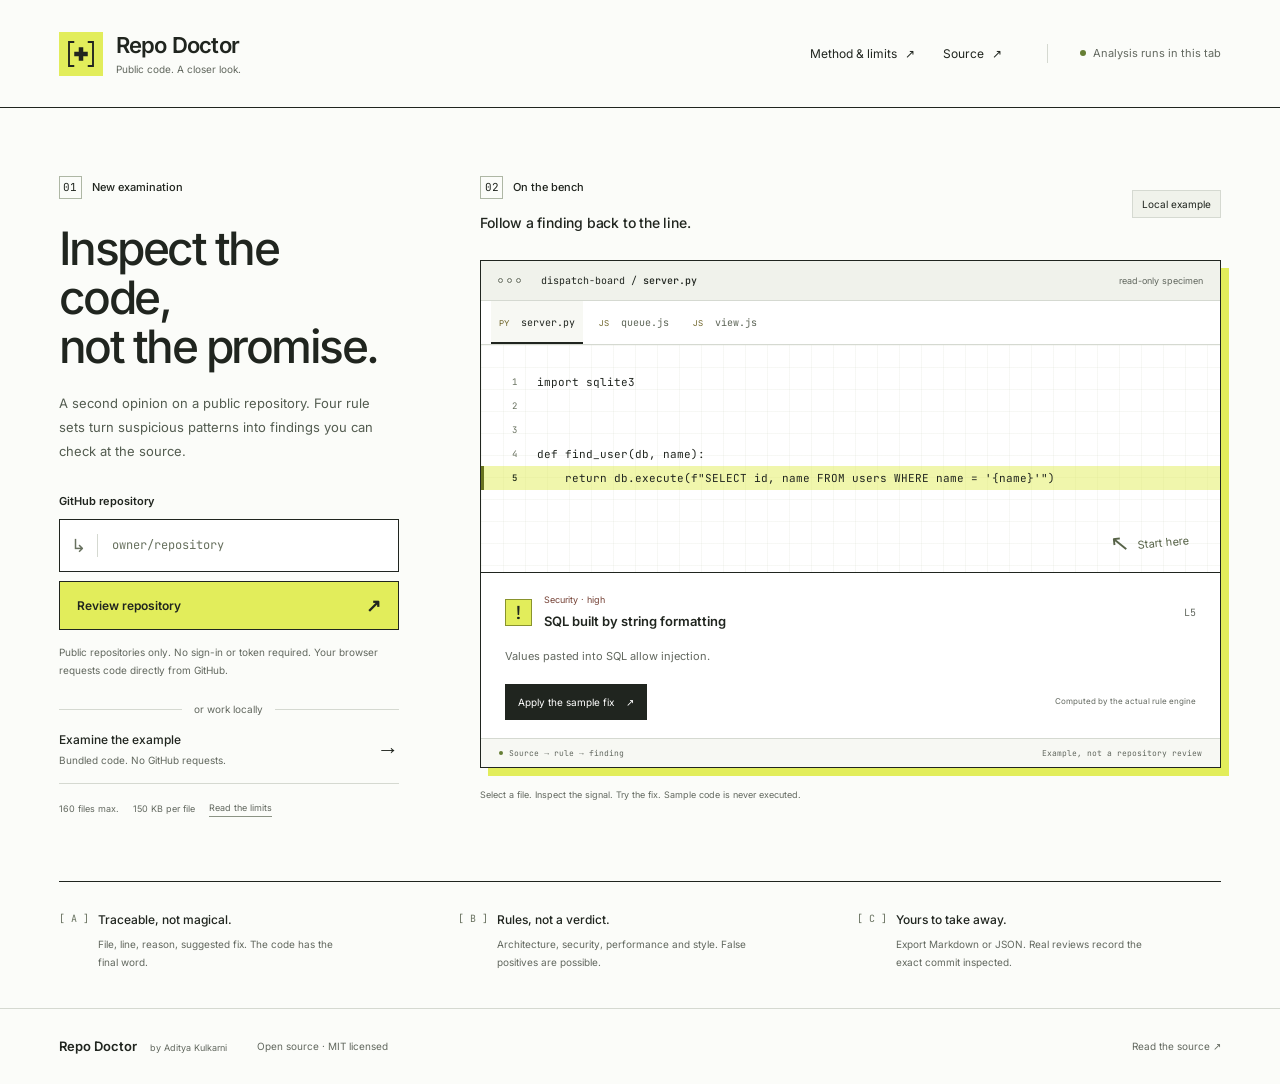
<file: index.html>
<!doctype html>
<html lang="en"><head><meta charset="utf-8"><meta name="viewport" content="width=device-width,initial-scale=1"><title>Repo Doctor | Inspect the code, not the promise.</title><meta name="description" content="A rule-based inspection bench for public GitHub repositories. Trace findings to source, check the reason and take a report with you."><meta name="theme-color" content="#e2ed5b"><link rel="canonical" href="https://repo-doctor-cyan.vercel.app/"><meta name="referrer" content="no-referrer"><meta http-equiv="Content-Security-Policy" content="default-src 'self'; script-src 'self'; style-src 'self' 'unsafe-inline'; font-src 'self'; img-src 'self' data:; worker-src 'self'; connect-src 'self' https://api.github.com https://raw.githubusercontent.com; object-src 'none'; base-uri 'self'; form-action 'none'"><meta property="og:title" content="Repo Doctor | Inspect the code, not the promise."><meta property="og:description" content="Four rule sets. Source-level findings. One portable report. Public code, reviewed in your browser."><meta property="og:image" content="https://repo-doctor-cyan.vercel.app/share-card.png"><meta name="twitter:card" content="summary_large_image"><link rel="icon" href="favicon.svg" type="image/svg+xml"><link rel="stylesheet" href="fonts.css"><link rel="stylesheet" href="style.css"></head>
<body><a class="skip-link" href="#url">Skip to repository input</a>
<header class="top"><a class="brand" href="./" aria-label="Repo Doctor home"><svg viewBox="0 0 40 40" aria-hidden="true"><path d="M11 4H4v32h7m18-32h7v32h-7" fill="none" stroke-width="2.5"/><path d="M17 11h6v6h6v6h-6v6h-6v-6h-6v-6h6z" stroke="none"/></svg><span>Repo Doctor<span class="brand-sub">Public code. A closer look.</span></span></a><nav aria-label="Main"><button id="methodOpen" type="button">Method & limits <span aria-hidden="true">↗</span></button><a href="https://github.com/Aditya2375/repo-doctor" target="_blank" rel="noreferrer">Source <span aria-hidden="true">↗</span></a></nav><span class="local"><i></i> Analysis runs in this tab</span></header>
<noscript><p class="noscript">JavaScript is required to inspect code. No review has run. You can read the method in the source repository linked above.</p></noscript>
<main id="main" tabindex="-1">
<section class="hero" id="hero" aria-labelledby="introTitle"><div class="intake"><div class="section-number"><span>01</span> New examination</div><h1 id="introTitle">Inspect the code,<br>not the promise.</h1><p class="lede">A second opinion on a public repository. Four rule sets turn suspicious patterns into findings you can check at the source.</p><form id="form" autocomplete="off"><label for="url">GitHub repository</label><div class="url-field"><span aria-hidden="true">↳</span><input id="url" type="text" inputmode="url" maxlength="2048" spellcheck="false" autocomplete="off" placeholder="owner/repository" aria-describedby="inputHelp"></div><button id="go" class="primary" type="submit">Review repository <span aria-hidden="true">↗</span></button></form><p id="inputHelp" class="help">Public repositories only. No sign-in or token required. Your browser requests code directly from GitHub.</p><div class="or"><span>or work locally</span></div><button id="sampleRun" class="sample-run" type="button"><span><b>Examine the example</b><small>Bundled code. No GitHub requests.</small></span><span aria-hidden="true">→</span></button><p class="err" id="err" role="alert" hidden></p><div class="intake-foot"><span>160 files max.</span><span>150 KB per file</span><button id="methodInline" type="button">Read the limits</button></div></div>
<div class="specimen"><div class="specimen-heading"><div><span class="section-number"><span>02</span> On the bench</span><h2>Follow a finding back to the line.</h2></div><span class="example-label">Local example</span></div><div class="editor"><div class="editor-top"><span><i></i><i></i><i></i></span><span>dispatch-board / <b id="previewPath">server.py</b></span><span class="editor-mode">read-only specimen</span></div><div class="file-tabs" role="group" aria-label="Example source file"><button type="button" data-file="server.py" aria-pressed="true"><span>PY</span> server.py</button><button type="button" data-file="queue.js" aria-pressed="false"><span>JS</span> queue.js</button><button type="button" data-file="view.js" aria-pressed="false"><span>JS</span> view.js</button></div><div class="code-window"><ol id="previewCode" aria-label="Example source code"></ol><div class="line-marker" aria-hidden="true"><span>↖</span> Start here</div></div><div class="signal"><div class="signal-top"><span class="signal-icon" aria-hidden="true">!</span><div><span id="previewSeverity" class="signal-label">Security · High</span><h3 id="previewTitle">SQL built by string formatting</h3></div><span id="previewLine" class="line-ref">L5</span></div><p id="previewWhy"></p><div class="signal-action"><button type="button" id="sampleFix">Apply the sample fix <span aria-hidden="true">↗</span></button><span id="previewState" role="status">Run with JavaScript to inspect the sample</span></div></div><div class="editor-foot"><span><i></i> Source → rule → finding</span><span>Example, not a repository review</span></div></div><p class="specimen-caption">Select a file. Inspect the signal. Try the fix. Sample code is never executed.</p></div></section>
<section class="run" id="run" hidden aria-live="polite"><div class="run-h"><span class="scan" aria-hidden="true"></span><div><span>Examination in progress</span><h2 id="runTitle">Reading the repository</h2></div><button type="button" id="cancel">Cancel review ×</button></div><div class="bar"><i id="bar"></i></div><p id="runSub"></p></section>
<section class="report" id="report" hidden aria-labelledby="rName"><div class="report-banner"><span class="section-number"><span>03</span> Examination report</span><span id="reportOrigin">Commit-pinned source</span></div><div class="rep-h"><div><p id="rMeta" class="report-meta"></p><h1 id="rName"></h1><p id="rDesc"></p></div><div class="acts"><button type="button" class="ghost" id="dlMd">Markdown ↓</button><button type="button" class="ghost" id="dlJson">JSON ↓</button><button type="button" class="new-review" id="again">New review <span aria-hidden="true">↗</span></button></div></div><div class="report-notice"><span aria-hidden="true">!</span><p class="note" id="rNote"></p></div><div class="score-heading"><h2>Four angles on the same code.</h2><span>Rule scores / 100. Not confidence or proof of safety.</span></div><div class="crew" id="crew"></div><div class="review-grid"><aside class="review-sidebar"><div class="filter-heading"><span>Findings</span><span id="count"></span></div><h3>Rule set</h3><div id="fRev" class="seg reviewer-filter" role="group" aria-label="Rule set"></div><h3>Severity</h3><div class="seg severity-filter" id="fSev" role="group" aria-label="Severity"></div><p>Open a finding for the source line, the reason and a suggested change. Treat every match as a question to investigate.</p></aside><div class="finding-area"><div class="findings-heading"><h2>Read the evidence.</h2><span>High → medium → low</span></div><ol class="list" id="list"></ol></div></div><aside class="limits"><h2>A useful second look. Not a clean bill of health.</h2><p>Pattern rules can miss problems and flag harmless code. Only supported text files are read, up to 160 files and 150 KB each. Dependency lockfiles, vendored code and minified code are excluded. Repository code is never executed. GitHub and its raw-file service receive your requests; analysis happens in this tab.</p><button id="methodReport" type="button">Method, coverage and limits <span aria-hidden="true">↗</span></button></aside></section>
<div class="principles" id="principles"><div><span class="principle-index">[ A ]</span><h2>Traceable, not magical.</h2><p>File, line, reason, suggested fix. The code has the final word.</p></div><div><span class="principle-index">[ B ]</span><h2>Rules, not a verdict.</h2><p>Architecture, security, performance and style. False positives are possible.</p></div><div><span class="principle-index">[ C ]</span><h2>Yours to take away.</h2><p>Export Markdown or JSON. Real reviews record the exact commit inspected.</p></div></div>
</main><footer class="foot"><span class="footer-brand">Repo Doctor <span>by Aditya Kulkarni</span></span><span>Open source · MIT licensed</span><a href="https://github.com/Aditya2375/repo-doctor" target="_blank" rel="noreferrer">Read the source ↗</a></footer>
<dialog id="methodDialog" aria-labelledby="methodTitle"><div class="dialog-top"><span>Before an examination</span><button type="button" id="methodClose" aria-label="Close method and limits">×</button></div><h2 id="methodTitle">What the instrument can see.</h2><p>Four groups of deterministic pattern rules inspect architecture, security, performance and style. They do not understand the whole program. A match is not proof of a vulnerability; no matches is not proof of safety.</p><h3>Bounded coverage</h3><p>Up to 160 supported text files, 150,000 bytes each. Vendored directories, lock files, minified code, large files and unsupported formats are skipped. Source files and manifests are prioritised, then shorter paths. An incomplete file list or failed read is disclosed in the report.</p><h3>GitHub access</h3><p>Public repositories only. No account or token is requested. A real review resolves an immutable commit through three GitHub metadata requests, then reads raw files through up to six concurrent workers. Unauthenticated metadata requests are rate-limited by GitHub, usually 60 per hour per network. Requests time out after 20 seconds. Analysis has a 20-second deadline and can be cancelled.</p><h3>Data and exports</h3><p>Your browser requests public code directly from GitHub. The analysis runs here and repository code is never executed. The site does not intentionally upload repository contents or store reports on a server. GitHub receives request metadata. Exports may contain source snippets, including anything a secret-detection rule matched. Inspect them before sharing.</p><h3>Local example</h3><p>The example is original bundled demonstration code, not a real customer's repository. It uses the same rule engine and makes no GitHub requests. Applying a sample fix changes the example in this tab only.</p><a href="https://github.com/Aditya2375/repo-doctor" target="_blank" rel="noreferrer">Inspect the rules on GitHub ↗</a></dialog>
<script src="analyzers.js"></script><script src="github.js"></script><script src="sample.js"></script><script src="bench.js"></script><script src="app.js"></script></body></html>
</file>
<file: fonts.css>
@font-face {
  font-family: "Doctor Sans";
  src: url("fonts/doctor-sans.woff2") format("woff2");
  font-style: normal;
  font-weight: 100 900;
  font-display: swap;
}
@font-face {
  font-family: "Doctor Mono";
  src: url("fonts/doctor-mono.woff2") format("woff2");
  font-style: normal;
  font-weight: 400 800;
  font-display: swap;
}
</file>
<file: style.css>
:root {
  --paper: #fbfcf9;
  --ink: #20251f;
  --muted: #62685f;
  --line: #d5d9d1;
  --yellow: #e2ed5b;
  --wash: #f0f2eb;
  --red: #9d382b;
  --sans: "Doctor Sans", Arial, sans-serif;
  --mono: "Doctor Mono", monospace;
}
* {
  box-sizing: border-box;
}
html {
  scroll-behavior: smooth;
}
body {
  margin: 0;
  background: var(--paper);
  color: var(--ink);
  font: 14px/1.65 var(--sans);
  -webkit-font-smoothing: antialiased;
}
[hidden] {
  display: none !important;
}
h1,
h2,
h3,
p {
  margin: 0;
}
a {
  color: inherit;
  text-underline-offset: 4px;
}
button,
input {
  font: inherit;
  color: inherit;
}
button {
  cursor: pointer;
}
button:disabled {
  cursor: wait;
  opacity: 0.6;
}
button,
a,
input,
summary {
  touch-action: manipulation;
}
button:focus-visible,
a:focus-visible,
input:focus-visible {
  outline: 2px solid #3f5d9b;
  outline-offset: 4px;
}
button {
  border-radius: 0;
}
::selection {
  background: var(--yellow);
  color: var(--ink);
}
.skip-link {
  position: fixed;
  left: 16px;
  top: 12px;
  z-index: 20;
  background: var(--yellow);
  padding: 10px 18px;
}
.skip-link:not(:focus) {
  clip-path: inset(50%);
  width: 1px;
  height: 1px;
  overflow: hidden;
  padding: 0;
}
.top {
  height: 108px;
  padding: 0 4.6%;
  display: flex;
  align-items: center;
  border-bottom: 1px solid var(--ink);
  gap: 45px;
  background: var(--paper);
}
.brand {
  display: flex;
  align-items: center;
  gap: 13px;
  text-decoration: none;
  font-weight: 600;
  font-size: 22px;
  line-height: 1.2;
  letter-spacing: -0.8px;
}
.brand svg {
  width: 44px;
  height: 44px;
  fill: var(--ink);
  stroke: var(--ink);
  stroke-width: 1;
  background: var(--yellow);
  padding: 7px;
}
.brand-sub {
  display: block;
  letter-spacing: 0;
  font-size: 10px;
  font-weight: 400;
  color: var(--muted);
  margin-top: 5px;
}
.top nav {
  display: flex;
  gap: 28px;
  margin-left: auto;
  align-items: center;
  font-size: 12px;
}
.top nav button {
  border: 0;
  background: none;
  padding: 10px 0;
}
.top nav a {
  text-decoration: none;
}
.top nav span {
  margin-left: 5px;
}
.local {
  border-left: 1px solid var(--line);
  padding-left: 32px;
  display: flex;
  align-items: center;
  gap: 7px;
  font-size: 11px;
  color: var(--muted);
}
.local i,
.editor-foot i {
  width: 6px;
  height: 6px;
  background: #657e34;
  border-radius: 50%;
  display: inline-block;
}
.noscript {
  padding: 18px 5%;
  background: #ffeddb;
  border-bottom: 1px solid var(--ink);
}
main {
  max-width: 1440px;
  margin: auto;
  padding: 0 4.6%;
}
main:focus {
  outline: none;
}
.hero {
  display: grid;
  grid-template-columns: 340px minmax(0, 1fr);
  gap: 7%;
  padding: 66px 0 64px;
}
.section-number {
  display: inline-flex;
  align-items: center;
  gap: 10px;
  font-size: 11px;
  font-weight: 500;
}
.section-number > span {
  font: 11px var(--mono);
  border: 1px solid #aeb7a5;
  min-width: 23px;
  line-height: 21px;
  text-align: center;
}
.intake h1 {
  font-size: 46px;
  font-weight: 500;
  letter-spacing: -2.5px;
  line-height: 1.06;
  margin: 25px 0 21px;
}
.lede {
  font-size: 13px;
  line-height: 1.85;
  color: #535c50;
  max-width: 325px;
}
.intake form {
  margin-top: 29px;
}
.intake form > label {
  font-size: 11px;
  font-weight: 600;
  display: block;
  margin-bottom: 8px;
}
.url-field {
  display: flex;
  border: 1px solid var(--ink);
  height: 53px;
  align-items: center;
  background: white;
}
.url-field > span {
  width: 43px;
  text-align: center;
  color: #68715f;
  font: 18px var(--mono);
  border-right: 1px solid var(--line);
}
.url-field input {
  border: 0;
  background: none;
  width: 100%;
  min-width: 0;
  padding: 14px;
  font: 12px var(--mono);
  height: 100%;
  outline: none;
}
.url-field:focus-within {
  outline: 2px solid #3f5d9b;
  outline-offset: 3px;
}
.url-field input::placeholder {
  color: #68715f;
}
.primary {
  margin-top: 9px;
  border: 1px solid var(--ink);
  background: var(--yellow);
  width: 100%;
  padding: 14px 17px;
  display: flex;
  justify-content: space-between;
  font-size: 12px;
  font-weight: 600;
  min-height: 49px;
  transition: background 0.15s;
}
.primary:hover {
  background: #d7e250;
}
.primary span {
  font-size: 18px;
  line-height: 19px;
}
.help {
  font-size: 10px;
  color: var(--muted);
  line-height: 1.8;
  margin-top: 13px;
}
.or {
  display: flex;
  align-items: center;
  gap: 12px;
  font-size: 10px;
  color: var(--muted);
  margin: 22px 0 12px;
}
.or:before,
.or:after {
  content: "";
  height: 1px;
  background: var(--line);
  flex: 1;
}
.sample-run {
  display: flex;
  align-items: center;
  justify-content: space-between;
  width: 100%;
  border: 0;
  border-bottom: 1px solid var(--line);
  background: none;
  padding: 0 0 15px;
  text-align: left;
}
.sample-run b {
  font-size: 12px;
  font-weight: 500;
  display: block;
}
.sample-run small {
  display: block;
  color: var(--muted);
  font-size: 10px;
  margin-top: 2px;
}
.sample-run > span:last-child {
  font-size: 22px;
}
.sample-run:hover b {
  text-decoration: underline;
}
.intake-foot {
  font-size: 9px;
  color: var(--muted);
  display: flex;
  gap: 14px;
  flex-wrap: wrap;
  margin-top: 17px;
  align-items: center;
}
.intake-foot button {
  font-size: 9px;
  color: var(--muted);
  border: 0;
  border-bottom: 1px solid #8b9384;
  background: none;
  padding: 0;
}
.err {
  margin-top: 18px;
  border-left: 3px solid var(--red);
  padding: 10px 13px;
  color: #832c20;
  background: #fff0e9;
  font-size: 12px;
}
.specimen {
  min-width: 0;
}
.specimen-heading {
  display: flex;
  align-items: center;
  justify-content: space-between;
  gap: 12px;
  margin-bottom: 26px;
}
.specimen-heading h2 {
  font-size: 14px;
  font-weight: 500;
  letter-spacing: -0.2px;
  margin-top: 12px;
}
.example-label {
  font-size: 10px;
  background: var(--wash);
  border: 1px solid var(--line);
  padding: 5px 9px;
  white-space: nowrap;
}
.editor {
  border: 1px solid var(--ink);
  background: white;
  box-shadow: 8px 8px 0 var(--yellow);
  position: relative;
}
.editor-top {
  display: flex;
  align-items: center;
  gap: 20px;
  background: var(--wash);
  border-bottom: 1px solid var(--line);
  padding: 13px 17px;
  font: 10px var(--mono);
}
.editor-top > span:first-child {
  display: flex;
  gap: 4px;
}
.editor-top i {
  display: block;
  width: 5px;
  height: 5px;
  border: 1px solid #6a7164;
  border-radius: 50%;
}
.editor-top b {
  font-weight: 500;
}
.editor-mode {
  margin-left: auto;
  color: var(--muted);
  font: 9px var(--sans);
}
.file-tabs {
  display: flex;
  border-bottom: 1px solid var(--line);
  padding: 0 10px;
  gap: 8px;
}
.file-tabs button {
  background: transparent;
  border: 0;
  border-bottom: 2px solid transparent;
  padding: 13px 8px 11px;
  font: 10px var(--mono);
  color: #5b6355;
  min-height: 43px;
}
.file-tabs button[aria-pressed="true"] {
  border-color: var(--ink);
  background: #f7f8f3;
  color: var(--ink);
}
.file-tabs button > span {
  font: 8px var(--sans);
  color: #6b6023;
  margin-right: 6px;
}
.code-window {
  position: relative;
  padding: 25px 0 29px;
  background-image:
    linear-gradient(#d6dbcb33 1px, transparent 1px),
    linear-gradient(90deg, #d6dbcb33 1px, transparent 1px);
  background-size: 22px 22px;
  min-height: 227px;
  overflow: auto;
}
.code-window ol {
  list-style: none;
  counter-reset: line;
  margin: 0;
  padding: 0;
  min-width: max-content;
  font: 11px/24px var(--mono);
}
.code-window li {
  counter-increment: line;
  padding: 0 26px 0 56px;
  min-height: 24px;
  white-space: pre;
  position: relative;
}
.code-window li:before {
  content: counter(line);
  position: absolute;
  left: 14px;
  width: 22px;
  text-align: right;
  color: #727b6a;
  font-size: 9px;
}
.code-window li.flagged {
  background: #e2ed5b80;
  box-shadow: inset 3px 0 0 #687320;
}
.code-window li.flagged:before {
  color: #28331e;
  font-weight: 600;
}
.code-window code {
  font: inherit;
}
.line-marker {
  position: absolute;
  right: 32px;
  bottom: 12px;
  font-size: 11px;
  color: #576348;
  transform: rotate(-6deg);
  pointer-events: none;
}
.line-marker span {
  font-size: 23px;
  margin-right: 5px;
}
.signal {
  border-top: 1px solid var(--ink);
  padding: 20px 24px 18px;
  background: #fff;
}
.signal-top {
  display: flex;
  align-items: center;
  gap: 12px;
}
.signal-icon {
  width: 27px;
  height: 27px;
  background: var(--yellow);
  border: 1px solid #89932d;
  text-align: center;
  line-height: 25px;
  font: 500 18px/25px var(--mono);
}
.signal-label {
  font-size: 9px;
  color: #754236;
  display: block;
  margin-bottom: 3px;
}
.signal h3 {
  font-size: 13px;
  font-weight: 600;
}
.line-ref {
  font: 10px var(--mono);
  color: var(--muted);
  margin-left: auto;
  white-space: nowrap;
}
.signal > p {
  font-size: 11px;
  line-height: 1.85;
  color: var(--muted);
  margin: 14px 0 17px;
  max-width: 580px;
}
.signal-action {
  display: flex;
  justify-content: space-between;
  align-items: center;
  gap: 20px;
}
.signal-action button {
  border: 0;
  background: var(--ink);
  color: white;
  padding: 10px 13px;
  font-size: 10px;
  white-space: nowrap;
  min-height: 36px;
}
.signal-action button span {
  margin-left: 12px;
}
.signal-action > span {
  font-size: 8px;
  color: var(--muted);
  max-width: 155px;
  text-align: right;
}
.editor-foot {
  display: flex;
  justify-content: space-between;
  gap: 12px;
  padding: 9px 18px;
  border-top: 1px solid var(--line);
  font: 8px var(--mono);
  color: var(--muted);
  background: #f7f8f3;
}
.editor-foot > span:first-child {
  display: flex;
  align-items: center;
  gap: 6px;
}
.editor-foot i {
  width: 4px;
  height: 4px;
}
.specimen-caption {
  font-size: 9px;
  color: var(--muted);
  margin-top: 20px;
}
.principles {
  border-top: 1px solid var(--ink);
  display: grid;
  grid-template-columns: repeat(3, 1fr);
  padding: 28px 0 37px;
  gap: 35px;
}
.principles > div {
  position: relative;
  padding-left: 39px;
}
.principle-index {
  position: absolute;
  left: 0;
  top: 2px;
  font: 10px var(--mono);
  color: #68715f;
}
.principles h2 {
  font-size: 12px;
  font-weight: 500;
  margin-bottom: 5px;
}
.principles p {
  font-size: 10px;
  color: var(--muted);
  max-width: 250px;
  line-height: 1.8;
}
.foot {
  max-width: 1440px;
  padding: 27px 4.6%;
  display: flex;
  align-items: center;
  gap: 30px;
  margin: auto;
  border-top: 1px solid var(--line);
  font-size: 10px;
  color: var(--muted);
}
.footer-brand {
  color: var(--ink);
  font-weight: 600;
  font-size: 13px;
}
.footer-brand > span {
  font-size: 9px;
  font-weight: 400;
  margin-left: 10px;
  color: var(--muted);
}
.foot > a {
  margin-left: auto;
  text-decoration: none;
}
.run {
  padding: 28px;
  border: 1px solid var(--ink);
  margin-bottom: 40px;
  background: var(--wash);
}
.run-h {
  display: flex;
  align-items: center;
  gap: 15px;
}
.run-h > div > span {
  font-size: 10px;
  color: var(--muted);
}
.run h2 {
  font-size: 17px;
  font-weight: 500;
  overflow-wrap: anywhere;
}
.run-h button {
  margin-left: auto;
  background: transparent;
  border: 1px solid var(--ink);
  padding: 9px 15px;
  font-size: 11px;
  white-space: nowrap;
}
.scan {
  height: 28px;
  width: 28px;
  border: 1px solid var(--ink);
  background: repeating-linear-gradient(
    90deg,
    var(--yellow) 0,
    var(--yellow) 3px,
    transparent 3px,
    transparent 6px
  );
  animation: scan 1.2s steps(4) infinite;
}
.bar {
  height: 4px;
  background: #d0d6c8;
  overflow: hidden;
  margin: 24px 0 12px;
}
.bar i {
  display: block;
  height: 100%;
  background: #626f18;
  transition: width 0.2s;
}
.run > p {
  font: 10px var(--mono);
  overflow-wrap: anywhere;
  color: var(--muted);
}
.report {
  padding-top: 33px;
  padding-bottom: 45px;
}
.report-banner {
  display: flex;
  align-items: center;
  justify-content: space-between;
  border-bottom: 1px solid var(--ink);
  padding-bottom: 17px;
}
.report-banner > span:last-child {
  font-size: 10px;
  color: var(--muted);
}
.rep-h {
  padding: 30px 0 24px;
  display: flex;
  justify-content: space-between;
  gap: 25px;
  align-items: center;
}
.rep-h > div:first-child {
  min-width: 0;
}
.report-meta {
  font: 10px/1.8 var(--mono);
  color: var(--muted);
  overflow-wrap: anywhere;
}
.rep-h h1 {
  font-size: 30px;
  line-height: 1.3;
  letter-spacing: -1px;
  font-weight: 500;
  margin: 8px 0;
  overflow-wrap: anywhere;
}
.rep-h p:last-child {
  font-size: 12px;
  color: var(--muted);
  max-width: 700px;
  overflow-wrap: anywhere;
}
.acts {
  display: flex;
  gap: 7px;
  flex-wrap: wrap;
  justify-content: flex-end;
  flex-shrink: 0;
}
.acts button {
  font-size: 10px;
  padding: 11px 14px;
  border: 1px solid #a6af9c;
  background: transparent;
  min-height: 40px;
}
.acts .new-review {
  background: var(--ink);
  color: white;
  border-color: var(--ink);
  margin-left: 5px;
}
.acts button:hover {
  box-shadow: inset 0 -3px 0 #84931f;
}
.report-notice {
  display: flex;
  align-items: flex-start;
  gap: 13px;
  background: #f0f2df;
  border-left: 3px solid #6d7a1f;
  padding: 15px 18px;
  font-size: 11px;
  color: #505b43;
}
.report-notice > span {
  font: 15px var(--mono);
}
.score-heading {
  display: flex;
  justify-content: space-between;
  align-items: center;
  margin: 34px 0 15px;
  gap: 25px;
}
.score-heading h2 {
  font-size: 16px;
  font-weight: 500;
}
.score-heading > span {
  font-size: 9px;
  color: var(--muted);
}
.crew {
  display: grid;
  grid-template-columns: repeat(4, 1fr);
  border: 1px solid var(--ink);
}
.rev {
  border: 0;
  border-right: 1px solid var(--line);
  background: transparent;
  padding: 19px 22px;
  text-align: left;
  position: relative;
}
.rev:last-child {
  border-right: 0;
}
.rev:hover,
.rev[aria-pressed="true"] {
  background: var(--wash);
}
.rev[aria-pressed="true"]:before {
  content: "";
  position: absolute;
  height: 4px;
  left: 0;
  right: 0;
  top: 0;
  background: #899722;
}
.rev .nm {
  display: block;
  font-size: 11px;
  font-weight: 500;
}
.rev .sm {
  font-size: 9px;
  color: var(--muted);
  display: block;
  margin-top: 8px;
}
.score {
  display: flex;
  align-items: baseline;
  font: 500 38px/1.1 var(--sans);
  letter-spacing: -1.5px;
  margin: 13px 0 12px;
}
.score small {
  font: 10px var(--mono);
  color: var(--muted);
  margin-left: 4px;
  letter-spacing: 0;
}
.score-meter {
  display: block;
  height: 3px;
  background: #e4e7de;
}
.score-meter i {
  height: 100%;
  display: block;
  background: #78881a;
}
.review-grid {
  display: grid;
  grid-template-columns: 200px minmax(0, 1fr);
  gap: 40px;
  margin-top: 38px;
}
.review-sidebar {
  border-right: 1px solid var(--line);
  padding-right: 25px;
}
.filter-heading {
  display: flex;
  flex-direction: column;
  font-size: 13px;
  font-weight: 500;
  gap: 2px;
}
.filter-heading #count {
  font-size: 9px;
  font-weight: 400;
  color: var(--muted);
}
.review-sidebar h3 {
  font-size: 10px;
  font-weight: 600;
  margin: 28px 0 9px;
}
.seg {
  display: flex;
  flex-direction: column;
  gap: 3px;
}
.seg button {
  text-align: left;
  border: 0;
  background: transparent;
  padding: 9px 10px;
  font-size: 11px;
  min-height: 35px;
}
.seg button[aria-pressed="true"] {
  background: var(--ink);
  color: white;
}
.seg button:hover {
  box-shadow: inset 3px 0 0 #b7ca39;
}
.severity-filter {
  flex-direction: row;
  flex-wrap: wrap;
}
.severity-filter button {
  font-size: 9px;
  padding: 6px 8px;
  border: 1px solid var(--line);
  min-height: 31px;
}
.review-sidebar > p {
  font-size: 10px;
  color: var(--muted);
  margin-top: 28px;
  line-height: 1.9;
}
.finding-area {
  min-width: 0;
}
.findings-heading {
  display: flex;
  justify-content: space-between;
  align-items: center;
  margin-bottom: 18px;
  gap: 16px;
}
.findings-heading h2 {
  font-weight: 500;
  font-size: 17px;
}
.findings-heading span {
  font-size: 9px;
  color: var(--muted);
}
.list {
  list-style: none;
  padding: 0;
  margin: 0;
  border-top: 1px solid var(--ink);
}
.f {
  border-bottom: 1px solid var(--line);
}
.f > button {
  display: grid;
  grid-template-columns: 57px minmax(0, 1fr) 84px;
  align-items: start;
  gap: 15px;
  width: 100%;
  text-align: left;
  padding: 21px 0;
  background: transparent;
  border: 0;
}
.sev {
  font-size: 9px;
  text-transform: uppercase;
  border: 1px solid #afb8a4;
  line-height: 22px;
  text-align: center;
  background: #eef0e8;
  color: #4e5b40;
}
.high .sev {
  color: #913527;
  border-color: #dcaaa0;
  background: #fff1eb;
}
.medium .sev {
  color: #766019;
  background: #f8f2d3;
  border-color: #c5b77f;
}
.ft {
  font-size: 13px;
  font-weight: 500;
  display: block;
  overflow-wrap: anywhere;
}
.fp {
  font: 10px var(--mono);
  color: var(--muted);
  display: block;
  margin-top: 6px;
  overflow-wrap: anywhere;
}
.who {
  font-size: 9px;
  color: var(--muted);
  text-align: right;
  padding-top: 4px;
}
.f > button:after {
  content: "+";
  position: absolute;
  right: 0;
  top: 18px;
  font: 18px var(--mono);
  display: none;
}
.f > button:hover .ft {
  text-decoration: underline;
  text-underline-offset: 3px;
}
.body {
  display: none;
  background: #f0f2ec;
  padding: 21px 24px 24px;
  margin-bottom: 20px;
  border-left: 2px solid #a4b92b;
  font-size: 11px;
  line-height: 1.9;
}
.f[data-open="true"] .body {
  display: block;
  animation: appear 0.2s ease;
}
.body p + p {
  margin-top: 10px;
}
.body pre {
  padding: 14px;
  background: white;
  border: 1px solid var(--line);
  margin: 0 0 18px;
  overflow: auto;
  font: 10px/1.8 var(--mono);
}
.body pre code {
  font: inherit;
}
.body p {
  overflow-wrap: anywhere;
}
.body a {
  color: #3e5676;
}
.empty {
  padding: 25px 0;
  color: var(--muted);
  font-size: 12px;
}
.limits {
  margin-top: 38px;
  border: 1px solid var(--line);
  padding: 23px 27px;
  background: var(--wash);
}
.limits h2 {
  font-size: 15px;
  font-weight: 500;
  margin-bottom: 9px;
}
.limits p {
  font-size: 11px;
  max-width: 950px;
  color: var(--muted);
  line-height: 1.9;
}
.limits button {
  background: none;
  border: 0;
  border-bottom: 1px solid #77816c;
  padding: 0;
  margin-top: 14px;
  font-size: 10px;
}
.report:not([hidden]) ~ .principles {
  display: none;
}
dialog {
  background: var(--paper);
  color: var(--ink);
  border: 1px solid var(--ink);
  padding: 28px 33px 33px;
  max-width: 620px;
  width: calc(100% - 36px);
  max-height: 88vh;
  overflow: auto;
}
dialog::backdrop {
  background: #26301e70;
  backdrop-filter: blur(4px);
}
.dialog-top {
  display: flex;
  align-items: center;
  justify-content: space-between;
  gap: 20px;
  position: sticky;
  top: 0;
  background: var(--paper);
  z-index: 1;
  font-size: 10px;
}
.dialog-top button {
  border: 1px solid var(--line);
  background: var(--wash);
  width: 36px;
  height: 36px;
  font-size: 20px;
}
dialog h2 {
  font-size: 30px;
  line-height: 1.2;
  letter-spacing: -1px;
  font-weight: 500;
  margin: 24px 0 22px;
}
dialog h3 {
  font-size: 14px;
  margin: 25px 0 10px;
}
dialog p {
  font-size: 12px;
  line-height: 1.9;
  color: #56604e;
}
dialog > a {
  display: inline-block;
  margin-top: 25px;
  font-size: 11px;
}
body.reviewing .specimen {
  opacity: 0.65;
}
.not-found {
  max-width: 900px;
  padding: 100px 5%;
  margin: auto;
  min-height: 65vh;
}
.not-found > span {
  font: 12px var(--mono);
  background: var(--yellow);
  padding: 6px 10px;
}
.not-found h1 {
  font-size: 48px;
  line-height: 1.1;
  letter-spacing: -2px;
  margin: 30px 0 22px;
  font-weight: 500;
}
.not-found p {
  font-size: 14px;
  color: var(--muted);
  max-width: 450px;
}
.not-found a {
  display: inline-block;
  background: var(--ink);
  color: white;
  text-decoration: none;
  margin-top: 30px;
  padding: 12px 18px;
  font-size: 12px;
}
@keyframes scan {
  50% {
    opacity: 0.4;
  }
}
@keyframes appear {
  from {
    opacity: 0.2;
    transform: translateY(4px);
  }
  to {
    opacity: 1;
    transform: translateY(0);
  }
}
@media (min-width: 1600px) {
  .hero {
    padding: 80px 0 76px;
    gap: 8%;
    grid-template-columns: 360px minmax(0, 1fr);
  }
  .intake h1 {
    font-size: 49px;
  }
  .code-window {
    min-height: 250px;
  }
}
@media (max-width: 1100px) {
  .hero {
    grid-template-columns: 300px minmax(0, 1fr);
    gap: 5%;
    padding-top: 48px;
  }
  .intake h1 {
    font-size: 41px;
  }
  .local {
    display: none;
  }
  .editor-mode {
    display: none;
  }
  .signal-action {
    gap: 10px;
  }
  .signal-action > span {
    font-size: 8px;
    max-width: 110px;
  }
  .editor-foot {
    font-size: 7px;
    padding: 9px 12px;
  }
  .rep-h {
    align-items: flex-start;
    flex-direction: column;
  }
  .acts {
    justify-content: flex-start;
  }
  .review-grid {
    grid-template-columns: 170px minmax(0, 1fr);
    gap: 25px;
  }
  .review-sidebar {
    padding-right: 17px;
  }
  .rev {
    padding: 18px;
  }
  .f > button {
    grid-template-columns: 52px minmax(0, 1fr);
    gap: 12px;
  }
  .who {
    grid-column: 2;
    text-align: left;
    padding: 0;
    margin-top: -7px;
  }
  .score-heading {
    align-items: flex-start;
    flex-direction: column;
    gap: 6px;
  }
  .principles {
    gap: 24px;
  }
  .principles > div {
    padding-left: 31px;
  }
}
@media (max-width: 800px) {
  .top {
    height: 90px;
    padding: 0 5%;
    gap: 20px;
  }
  .brand {
    font-size: 20px;
  }
  .brand svg {
    width: 39px;
    height: 39px;
  }
  .top nav {
    font-size: 11px;
    gap: 20px;
  }
  main {
    padding: 0 5%;
  }
  .hero {
    grid-template-columns: 1fr;
    padding: 35px 0 40px;
    gap: 40px;
  }
  .intake {
    display: grid;
    grid-template-columns: 1fr 1fr;
    gap: 0 30px;
    align-items: start;
  }
  .intake > .section-number,
  .intake > h1,
  .intake > .lede {
    grid-column: 1;
  }
  .intake > .section-number {
    grid-row: 1;
  }
  .intake > h1 {
    grid-row: 2;
    font-size: 38px;
    margin: 20px 0 18px;
    letter-spacing: -1.7px;
  }
  .intake > .lede {
    grid-row: 3;
    font-size: 12px;
  }
  .intake form {
    grid-column: 2;
    grid-row: 1/4;
    margin-top: 0;
  }
  .intake > .help {
    grid-column: 2;
    grid-row: 3;
    margin-top: 8px;
    padding-top: 12px;
    align-self: end;
  }
  .intake > .or,
  .intake > .sample-run,
  .intake > .intake-foot,
  .intake > .err {
    grid-column: 1/-1;
  }
  .intake > .or {
    margin-top: 25px;
  }
  .intake-foot {
    font-size: 10px;
  }
  .intake-foot button {
    font-size: 10px;
    margin-left: auto;
  }
  .specimen-heading h2 {
    font-size: 16px;
  }
  .code-window {
    min-height: 240px;
  }
  .code-window ol {
    font-size: 12px;
  }
  .signal h3 {
    font-size: 14px;
  }
  .signal > p {
    font-size: 12px;
  }
  .signal-action > span {
    font-size: 9px;
    max-width: none;
  }
  .signal-action button {
    font-size: 11px;
  }
  .editor-top {
    font-size: 11px;
  }
  .editor-foot {
    font-size: 8px;
  }
  .specimen-caption {
    font-size: 10px;
  }
  .principles {
    padding: 25px 0;
    gap: 20px;
  }
  .principles > div {
    padding-left: 0;
  }
  .principle-index {
    position: static;
    display: block;
    margin-bottom: 10px;
  }
  .principles h2 {
    font-size: 11px;
  }
  .principles p {
    font-size: 9px;
  }
  .foot {
    padding: 25px 5%;
    gap: 15px;
    flex-wrap: wrap;
  }
  .foot > span:nth-child(2) {
    margin-left: auto;
  }
  .foot > a {
    margin-left: 0;
  }
  .review-grid {
    grid-template-columns: 1fr;
    gap: 25px;
  }
  .review-sidebar {
    padding: 0 0 24px;
    border-right: 0;
    border-bottom: 1px solid var(--line);
  }
  .filter-heading {
    flex-direction: row;
    align-items: center;
    justify-content: space-between;
  }
  .review-sidebar h3 {
    margin-top: 17px;
  }
  .reviewer-filter {
    flex-direction: row;
    flex-wrap: wrap;
  }
  .reviewer-filter button {
    font-size: 10px;
    border: 1px solid var(--line);
  }
  .review-sidebar > p {
    display: none;
  }
  .score {
    font-size: 32px;
  }
  .rev {
    padding: 16px;
  }
  .rep-h h1 {
    font-size: 27px;
  }
  .report-meta {
    font-size: 9px;
  }
}
@media (max-width: 520px) {
  .top {
    height: 86px;
    gap: 16px;
  }
  .brand {
    font-size: 18px;
    gap: 9px;
    letter-spacing: -0.5px;
  }
  .brand-sub {
    font-size: 8px;
  }
  .brand svg {
    width: 36px;
    height: 36px;
    padding: 6px;
  }
  .top nav {
    font-size: 10px;
    gap: 0;
  }
  .top nav > a {
    display: none;
  }
  .top nav button > span {
    display: none;
  }
  .hero {
    padding-top: 29px;
    gap: 39px;
  }
  .intake {
    display: block;
  }
  .intake h1 {
    font-size: 39px;
    letter-spacing: -2px;
    line-height: 1.07;
    margin: 21px 0 19px;
  }
  .section-number {
    font-size: 10px;
  }
  .section-number > span {
    font-size: 10px;
    min-width: 21px;
    line-height: 20px;
  }
  .lede {
    font-size: 12px;
    max-width: 340px;
    line-height: 1.85;
  }
  .intake form {
    margin-top: 26px;
  }
  .intake > .help {
    padding-top: 0;
    margin-top: 12px;
    font-size: 10px;
  }
  .primary {
    font-size: 12px;
  }
  .intake-foot {
    display: flex;
    gap: 13px;
    font-size: 9px;
  }
  .intake-foot button {
    font-size: 9px;
    margin-left: auto;
  }
  .specimen-heading {
    gap: 10px;
    align-items: flex-start;
    margin-bottom: 19px;
  }
  .specimen-heading h2 {
    font-size: 14px;
    max-width: 230px;
    margin-top: 11px;
    line-height: 1.5;
  }
  .example-label {
    font-size: 8px;
    padding: 4px 6px;
    margin-top: 2px;
  }
  .editor {
    box-shadow: 5px 5px 0 var(--yellow);
  }
  .editor-top {
    font-size: 9px;
    padding: 12px;
    gap: 15px;
  }
  .editor-top > span:first-child {
    gap: 3px;
  }
  .editor-top i {
    width: 4px;
    height: 4px;
  }
  .file-tabs {
    padding: 0 5px;
    gap: 0;
  }
  .file-tabs button {
    font-size: 9px;
    padding: 11px 9px;
    flex: 1;
  }
  .file-tabs button > span {
    font-size: 7px;
    margin-right: 4px;
  }
  .code-window {
    padding-top: 19px;
    min-height: 224px;
  }
  .code-window ol {
    font-size: 10px;
    line-height: 25px;
  }
  .code-window li {
    padding-left: 42px;
    padding-right: 18px;
    line-height: 25px;
  }
  .code-window li:before {
    left: 8px;
    width: 20px;
    font-size: 8px;
  }
  .line-marker {
    display: none;
  }
  .signal {
    padding: 17px 16px 18px;
  }
  .signal h3 {
    font-size: 12px;
    line-height: 1.5;
  }
  .signal-label {
    font-size: 8px;
  }
  .signal-top {
    gap: 9px;
  }
  .signal-icon {
    width: 24px;
    height: 24px;
    min-width: 24px;
    line-height: 22px;
    font-size: 15px;
  }
  .line-ref {
    font-size: 9px;
  }
  .signal > p {
    font-size: 10px;
    line-height: 1.9;
    margin-top: 12px;
  }
  .signal-action {
    flex-direction: column;
    align-items: flex-start;
    gap: 10px;
  }
  .signal-action button {
    font-size: 10px;
    width: 100%;
    display: flex;
    justify-content: space-between;
    align-items: center;
    min-height: 40px;
    padding: 10px 12px;
  }
  .signal-action > span {
    font-size: 8px;
    text-align: left;
  }
  .editor-foot {
    font-size: 7px;
    padding: 9px 11px;
    gap: 10px;
  }
  .editor-foot > span:last-child {
    max-width: none;
    white-space: nowrap;
    text-align: right;
  }
  .specimen-caption {
    font-size: 9px;
    line-height: 1.8;
    margin-top: 17px;
  }
  .principles {
    grid-template-columns: 1fr;
    padding: 26px 0;
    gap: 22px;
  }
  .principles > div {
    padding-left: 42px;
  }
  .principle-index {
    position: absolute;
    left: 0;
    top: 3px;
  }
  .principles h2 {
    font-size: 12px;
  }
  .principles p {
    font-size: 10px;
    max-width: 300px;
  }
  .foot {
    font-size: 9px;
    padding-top: 22px;
    padding-bottom: 27px;
    gap: 14px;
  }
  .footer-brand {
    font-size: 12px;
  }
  .footer-brand > span {
    display: block;
    margin: 4px 0 0;
    font-size: 9px;
  }
  .foot > span:nth-child(2) {
    font-size: 8px;
  }
  .foot > a {
    margin-left: auto;
  }
  .run {
    padding: 18px;
    margin-top: 0;
  }
  .run-h {
    gap: 10px;
    flex-wrap: wrap;
  }
  .run-h h2 {
    font-size: 14px;
  }
  .run-h > div {
    max-width: calc(100% - 43px);
  }
  .run-h > div > span {
    font-size: 9px;
  }
  .run-h button {
    margin: 10px 0 0;
    width: 100%;
    font-size: 10px;
  }
  .run > p {
    font-size: 9px;
  }
  .report {
    padding-top: 25px;
  }
  .report-banner > span:last-child {
    font-size: 8px;
    max-width: 110px;
    text-align: right;
  }
  .rep-h {
    gap: 20px;
    padding: 25px 0 21px;
  }
  .rep-h h1 {
    font-size: 25px;
  }
  .report-meta {
    font-size: 8px;
  }
  .rep-h p:last-child {
    font-size: 11px;
  }
  .acts {
    gap: 5px;
  }
  .acts button {
    font-size: 9px;
    padding: 10px 11px;
  }
  .acts .new-review {
    margin-left: 0;
  }
  .report-notice {
    font-size: 10px;
    padding: 12px;
  }
  .score-heading {
    margin-top: 25px;
  }
  .score-heading h2 {
    font-size: 14px;
  }
  .score-heading > span {
    font-size: 8px;
  }
  .crew {
    grid-template-columns: 1fr 1fr;
  }
  .rev {
    padding: 16px 18px;
    border-bottom: 1px solid var(--line);
  }
  .rev:nth-child(2) {
    border-right: 0;
  }
  .rev:nth-child(n + 3) {
    border-bottom: 0;
  }
  .rev .nm {
    font-size: 10px;
  }
  .score {
    font-size: 34px;
  }
  .rev .sm {
    font-size: 8px;
  }
  .review-grid {
    margin-top: 27px;
  }
  .seg button {
    font-size: 9px;
    padding: 8px 9px;
  }
  .reviewer-filter {
    gap: 5px;
  }
  .severity-filter button {
    font-size: 8px;
  }
  .findings-heading h2 {
    font-size: 15px;
  }
  .findings-heading span {
    font-size: 8px;
  }
  .f > button {
    padding: 18px 0;
    grid-template-columns: 48px minmax(0, 1fr);
    gap: 11px;
  }
  .ft {
    font-size: 12px;
  }
  .fp {
    font-size: 9px;
  }
  .sev {
    font-size: 8px;
    line-height: 20px;
  }
  .who {
    font-size: 8px;
  }
  .body {
    font-size: 10px;
    padding: 17px 15px;
    margin-bottom: 17px;
  }
  .body pre {
    font-size: 9px;
    padding: 10px;
  }
  .limits {
    padding: 20px 18px;
    margin-top: 27px;
  }
  .limits h2 {
    font-size: 14px;
    line-height: 1.5;
  }
  .limits p {
    font-size: 10px;
  }
  .limits button {
    font-size: 9px;
  }
  dialog {
    padding: 23px 22px;
    max-height: 88vh;
  }
  dialog h2 {
    font-size: 27px;
  }
  dialog p {
    font-size: 11px;
  }
  dialog h3 {
    font-size: 13px;
  }
  .dialog-top {
    font-size: 9px;
  }
  .not-found {
    padding-top: 70px;
  }
  .not-found h1 {
    font-size: 39px;
  }
  .not-found p {
    font-size: 12px;
  }
}
@media (max-width: 350px) {
  .brand {
    font-size: 16px;
  }
  .brand-sub {
    font-size: 7px;
  }
  .top nav {
    font-size: 9px;
  }
  .intake h1 {
    font-size: 35px;
    letter-spacing: -1.8px;
  }
  .editor-top {
    font-size: 8px;
    gap: 11px;
  }
  .file-tabs button {
    font-size: 8px;
    padding: 11px 6px;
  }
  .example-label {
    font-size: 7px;
  }
  .editor-foot {
    font-size: 6px;
  }
  .acts button {
    font-size: 8px;
    padding: 9px 10px;
  }
}
@media (prefers-reduced-motion: reduce) {
  html {
    scroll-behavior: auto;
  }
  *,
  *:before,
  *:after {
    animation: none !important;
    transition: none !important;
  }
}
.run:not([hidden]) {
  margin-top: 35px;
  min-height: 205px;
}
.rep-h h1:focus {
  outline: none;
}
.code-window li:before {
  color: #68715f;
}
@media (max-width: 520px) {
  .code-window ol {
    min-width: 0;
  }
  .code-window li {
    white-space: pre-wrap;
    overflow-wrap: anywhere;
  }
  .body pre {
    white-space: pre-wrap;
    overflow-wrap: anywhere;
  }
}
</file>
